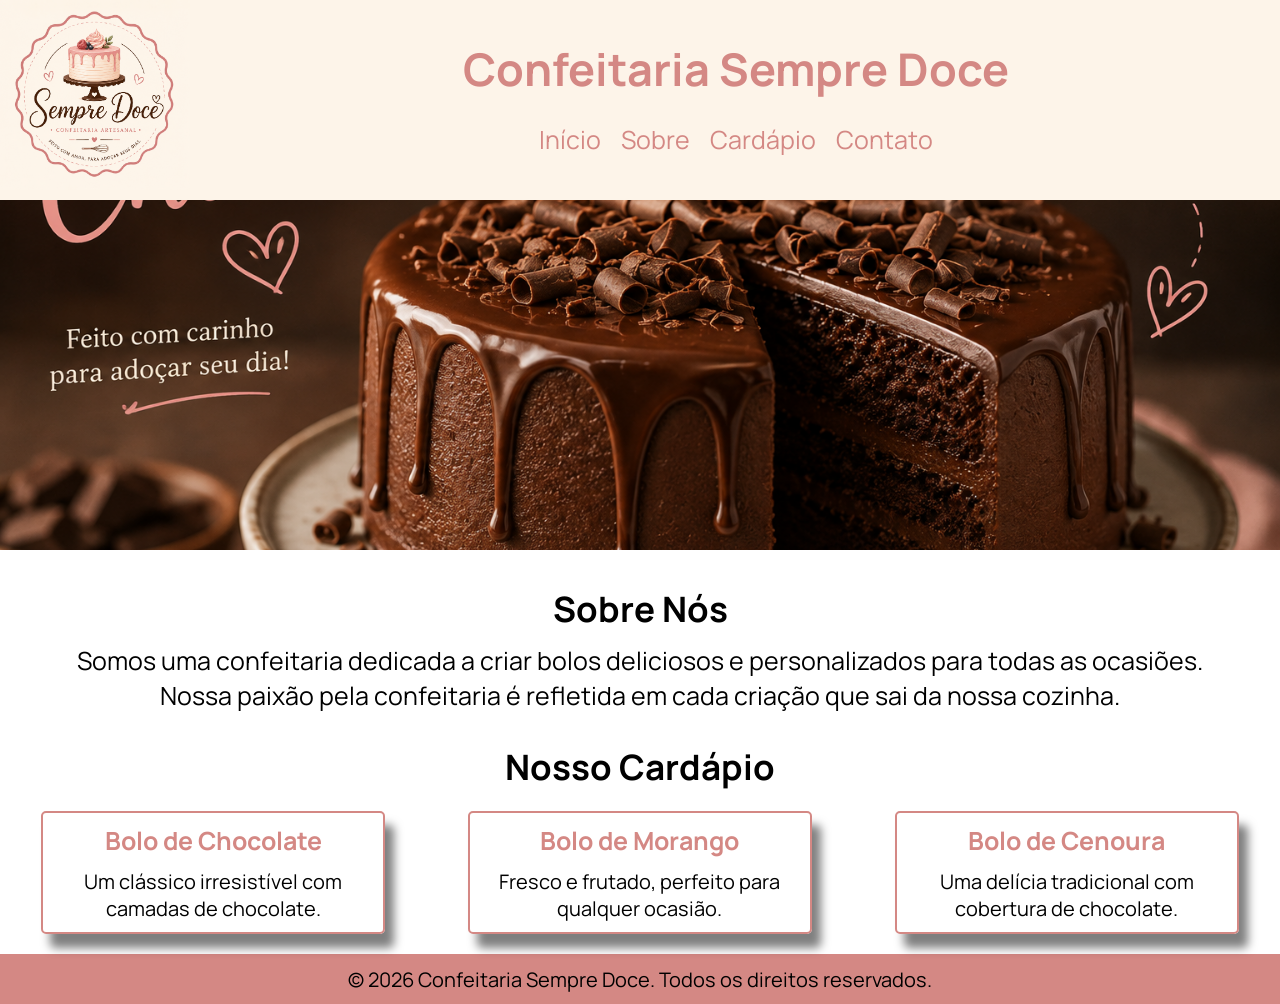
<file: index.html>
<!DOCTYPE html>
<html lang="pt-BR">
<head>
    <meta charset="UTF-8">
    <meta name="viewport" content="width=device-width, initial-scale=1.0">
    <title>Home</title>
    <link rel="stylesheet" href="css/index.css">

    <link rel="preconnect" href="https://fonts.googleapis.com">
    <link rel="preconnect" href="https://fonts.gstatic.com" crossorigin>
    <link href="https://fonts.googleapis.com/css2?family=Manrope:wght@200..800&display=swap" rel="stylesheet">
</head>
<body>
    <header>
        <div class="div-logo">
            <img class="logotipo" src="img/logo.png" alt="Logotipo da Confeitaria">
        </div>

        <div class="div-menu">
            <h1>
                Confeitaria Sempre Doce
            </h1>

            <br/>

            <nav>
                <ul>
                    <li>
                        <a href="index.html">Início</a>
                    </li>
                    <li>
                        <a href="pages/sobre.html">Sobre</a>
                    </li>
                    <li>
                        <a href="pages/cardapio.html">Cardápio</a>
                    </li>
                    <li>
                        <a href="pages/contato.html">Contato</a>
                    </li>
                </ul>
            </nav>
        </div>
    </header>

    <img id="img" class="img-bolo" src="img/bolo1.png" alt="">

    <section class="sobre">
        <h2>Sobre Nós</h2>
        <p>
            Somos uma confeitaria dedicada a
            criar bolos deliciosos e personalizados
            para todas as ocasiões.<br/>
            Nossa paixão pela confeitaria é refletida
            em cada criação que sai da nossa
            cozinha.
        </p>
    </section>
    <section class="sobre">
        <h2>Nosso Cardápio</h2>
        
        <div class="menu-cardapio-itens">

            <div class="menu-cardapio-item">
                <h3>Bolo de Chocolate</h3>
                <p>
                    Um clássico irresistível
                    com camadas de chocolate.
                </p>
            </div>

            <div class="menu-cardapio-item">
                <h3>Bolo de Morango</h3>
                <p>
                    Fresco e frutado, perfeito
                    para qualquer ocasião.
                </p>
            </div>

            <div class="menu-cardapio-item">
                <h3>Bolo de Cenoura</h3>
                <p>
                    Uma delícia tradicional com
                    cobertura de chocolate.
                </p>
            </div>

        </div>
    </section>

    <footer>
        &copy; 2026 Confeitaria Sempre Doce. 
        Todos os direitos reservados.
    </footer>

</body>
<script src="js/index.js"></script>
</html>
</file>
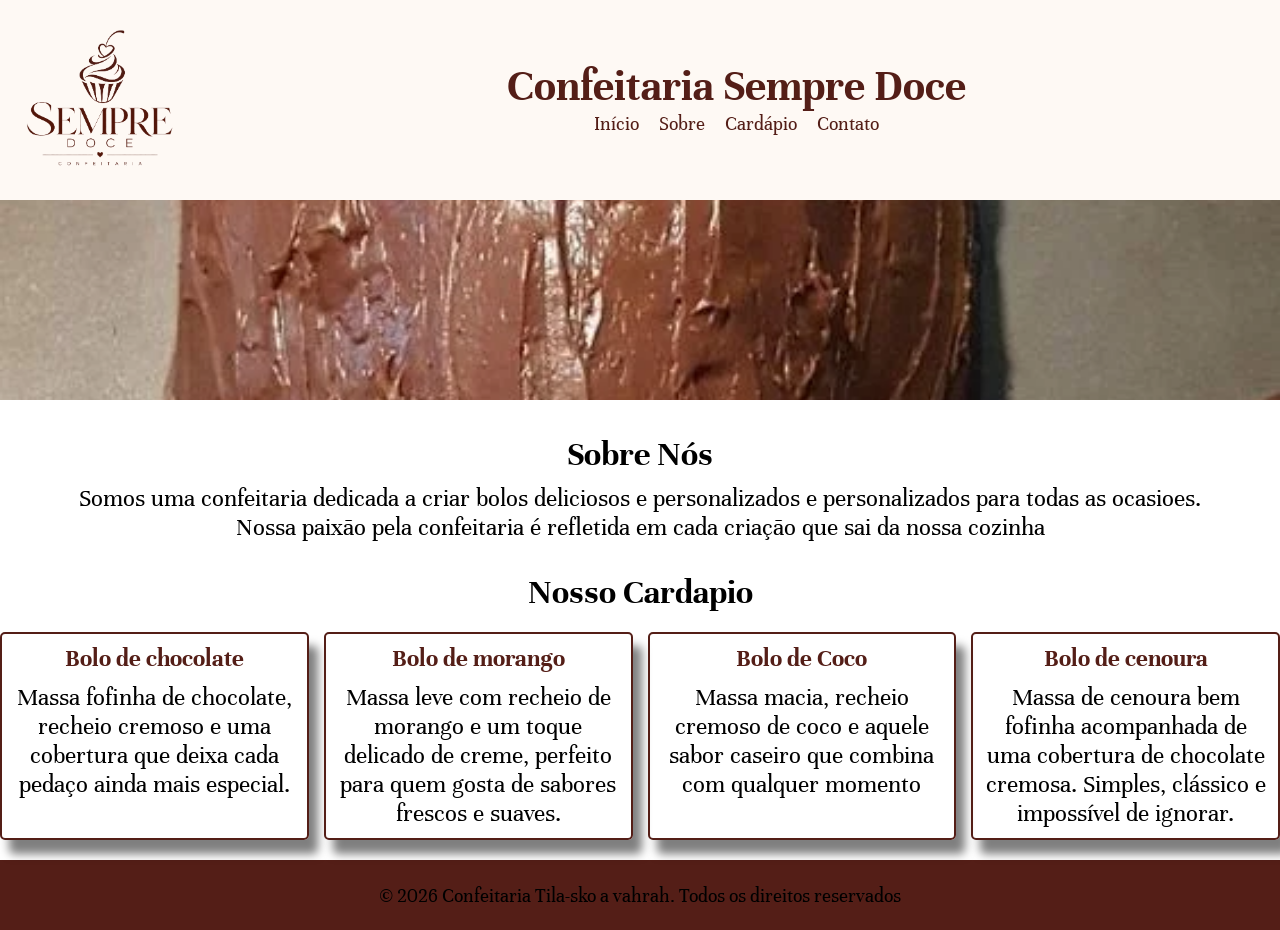
<file: site-confeitaria/index.html>
<!DOCTYPE html>
<html lang="pt-BR">
<head>
    <meta charset="UTF-8">
    <meta name="viewport" content="width=device-width, initial-scale=1.0">
    <title>Home</title>

    <link rel="stylesheet" href="css/index.css">

    <link rel="preconnect" href="https://fonts.googleapis.com">
    <link rel="preconnect" href="https://fonts.gstatic.com" crossorigin>
    <link href="https://fonts.googleapis.com/css2?family=Unna:ital,wght@0,400;0,700;1,400;1,700&display=swap" rel="stylesheet">
</head>

<body>

    <header>
        <div class="div-logo">
            <img class="logotipo" src="imgs/logo.png" alt="Logotipo da Confeitaria">
        </div>

        <div class="div-menu">
            <h1>Confeitaria Sempre Doce</h1>

            <nav>
                <ul>
                    <li>
                        <a href="index.html">Início</a>
                    </li>
                    <li>
                        <a href="pages/sobre.html">Sobre</a>
                    </li>
                    <li>
                        <a href="pages/cardapio.html">Cardápio</a>
                    </li>
                    <li>
                        <a href="pages/contato.html">Contato</a>
                    </li>
                </ul>
            </nav>
        </div>
    </header>

    <img id="img" class="img-bolo" src="imgs/bolo1.webp" alt="">

    <section class="sobre">
        <h2>Sobre Nós</h2>
        <p>
            Somos uma confeitaria dedicada a 
            criar bolos deliciosos e personalizados e personalizados
            para todas as ocasioes. <br/>
            Nossa paixão pela confeitaria é refletida
            em cada criação que sai da nossa cozinha 
        </p>
    </section>

    <section class="sobre">
        <h2>Nosso Cardapio</h2>
        
        <div class="Menu-Cardapio-itens">

            <div class="Menu-cardapio-item">
                <h3>Bolo de chocolate</h3>
                <p>
                    Massa fofinha de chocolate,
                     recheio cremoso e uma cobertura que deixa cada pedaço ainda mais especial.
                </p>
            </div>

            <div class="Menu-cardapio-item">
                <h3>Bolo de morango</h3>
                <p>
                    Massa leve com recheio de morango e um toque delicado de creme,
                     perfeito para quem gosta de sabores frescos e suaves.
                </p>
            </div>

            <div class="Menu-cardapio-item">
                <h3>Bolo de Coco</h3>
                <p>
                   Massa macia, recheio cremoso de coco e aquele sabor caseiro que combina
                    com qualquer momento
                </p>
            </div>

            <div class="Menu-cardapio-item">
                <h3>Bolo de cenoura</h3>
                <p>
                    Massa de cenoura bem fofinha acompanhada de uma cobertura de chocolate cremosa. 
                    Simples, clássico e impossível de ignorar.
                </p>
            </div>
        
        </div>
    </section>
    <footer>
        &copy; 2026 Confeitaria Tila-sko a vahrah.
        Todos os direitos reservados

    </footer>
    
    <script src="js/index.js"></script>
</body>
</html>
</file>
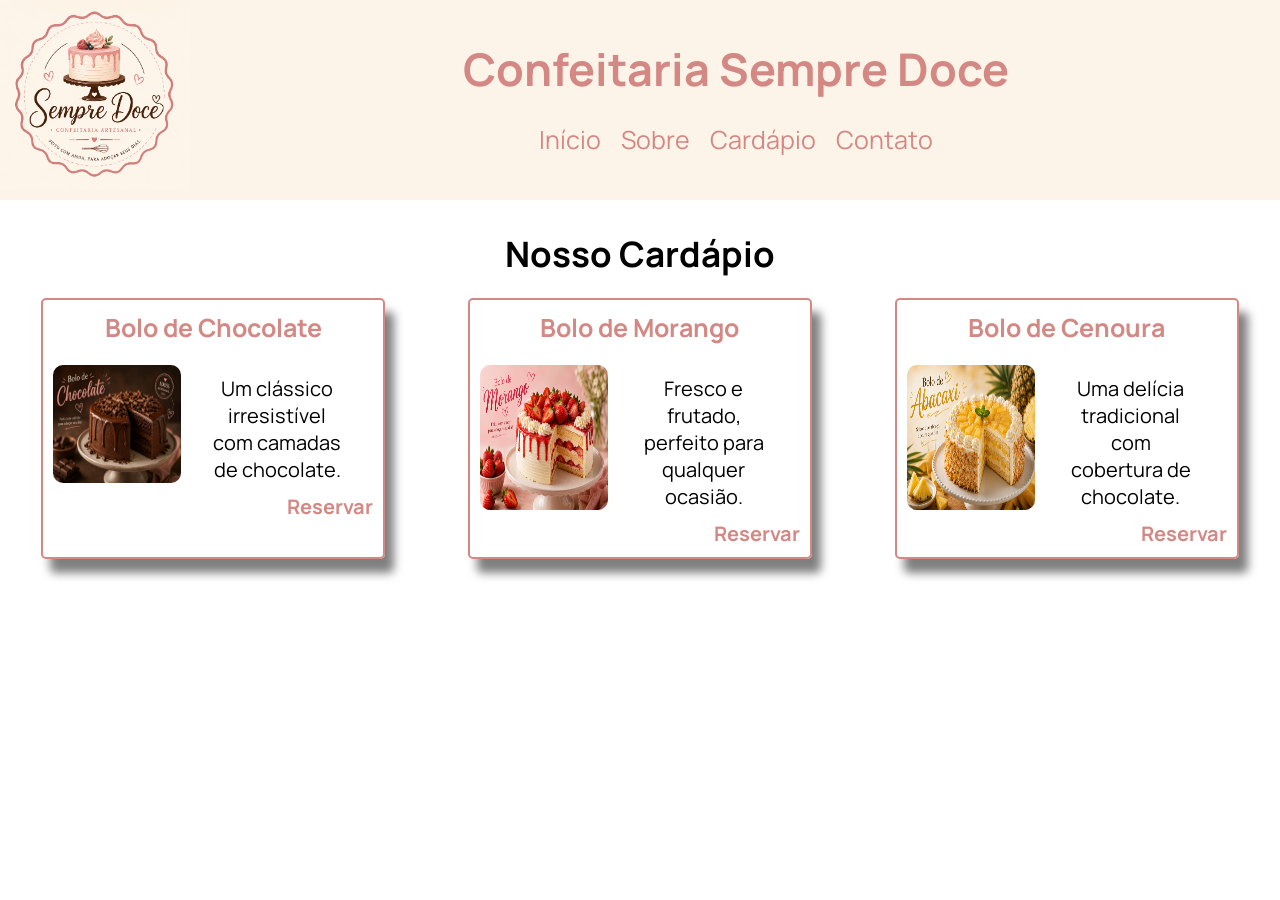
<file: pages/cardapio.html>
<!DOCTYPE html>
<html lang="pt-BR">

<head>
    <meta charset="UTF-8">
    <meta name="viewport" content="width=device-width, initial-scale=1.0">
    <title>Cardápio</title>

    <link rel="stylesheet" href="../css/index.css">
    <link rel="stylesheet" href="../css/cardapio.css">

    <link rel="preconnect" href="https://fonts.googleapis.com">
    <link rel="preconnect" href="https://fonts.gstatic.com" crossorigin>
    <link href="https://fonts.googleapis.com/css2?family=Manrope:wght@200..800&display=swap" rel="stylesheet">
</head>

<body>
    <header>
        <div class="div-logo">
            <img class="logotipo" src="../img/logo.png" alt="Logotipo da Confeitaria">
        </div>

        <div class="div-menu">
            <h1>
                Confeitaria Sempre Doce
            </h1>

            <br />

            <nav>
                <ul>
                    <li>
                        <a href="../index.html">Início</a>
                    </li>
                    <li>
                        <a href="pages/sobre.html">Sobre</a>
                    </li>
                    <li>
                        <a href="pages/cardapio.html">Cardápio</a>
                    </li>
                    <li>
                        <a href="pages/contato.html">Contato</a>
                    </li>
                </ul>
            </nav>
        </div>
    </header>

    <section class="sobre">
        <h2>Nosso Cardápio</h2>

        <div class="menu-cardapio-itens">

            <div class="menu-cardapio-item">
                <h3>Bolo de Chocolate</h3>

                <div class="div-card">
                    <img class="img-cardapio" src="../img/bolo1.png" alt="Bolo de Chocolate">
                    
                    <p>
                        Um clássico irresistível
                        com camadas de chocolate.
                    </p>
                </div>

                <div class="reservar">
                    <button class="button-reserva" onclick="abrir()">
                        Reservar
                    </button>
                </div>

            </div>

            <div class="menu-cardapio-item">
                <h3>Bolo de Morango</h3>

                <div class="div-card">
                    <img class="img-cardapio" src="../img/bolo2.png" alt="Bolo de Morango">
                    
                    <p>
                        Fresco e frutado, perfeito
                        para qualquer ocasião.
                    </p>
                </div>

                <div class="reservar">
                    <button class="button-reserva" onclick="abrir()">
                        Reservar
                    </button>
                </div>
            </div>

            <div class="menu-cardapio-item">
                <h3>Bolo de Cenoura</h3>

                <div class="div-card">
                    <img class="img-cardapio" src="../img/bolo3.png" alt="Bolo de Morango">
                    
                    <p>
                        Uma delícia tradicional com
                        cobertura de chocolate.
                    </p>
                </div>

                 <div class="reservar">
                    <button class="button-reserva" onclick="abrir()">
                        Reservar
                    </button>
                </div>
            </div>

        </div>
    </section>

    <div id="fade" class="hide"></div>

    <div id="modal" class="hide">
        <div class="centralizado">
            <h2>Realizar Reserva</h2>
            <img src="../img/pix.png" alt="QRcode para pagamento via pix">
        </div>
        
        <div class="fechar">
            <a href="">Fechar</a>
        </div>

    </div>

</body>
<script src="../js/cardapio.js"></script>
</html>
</file>
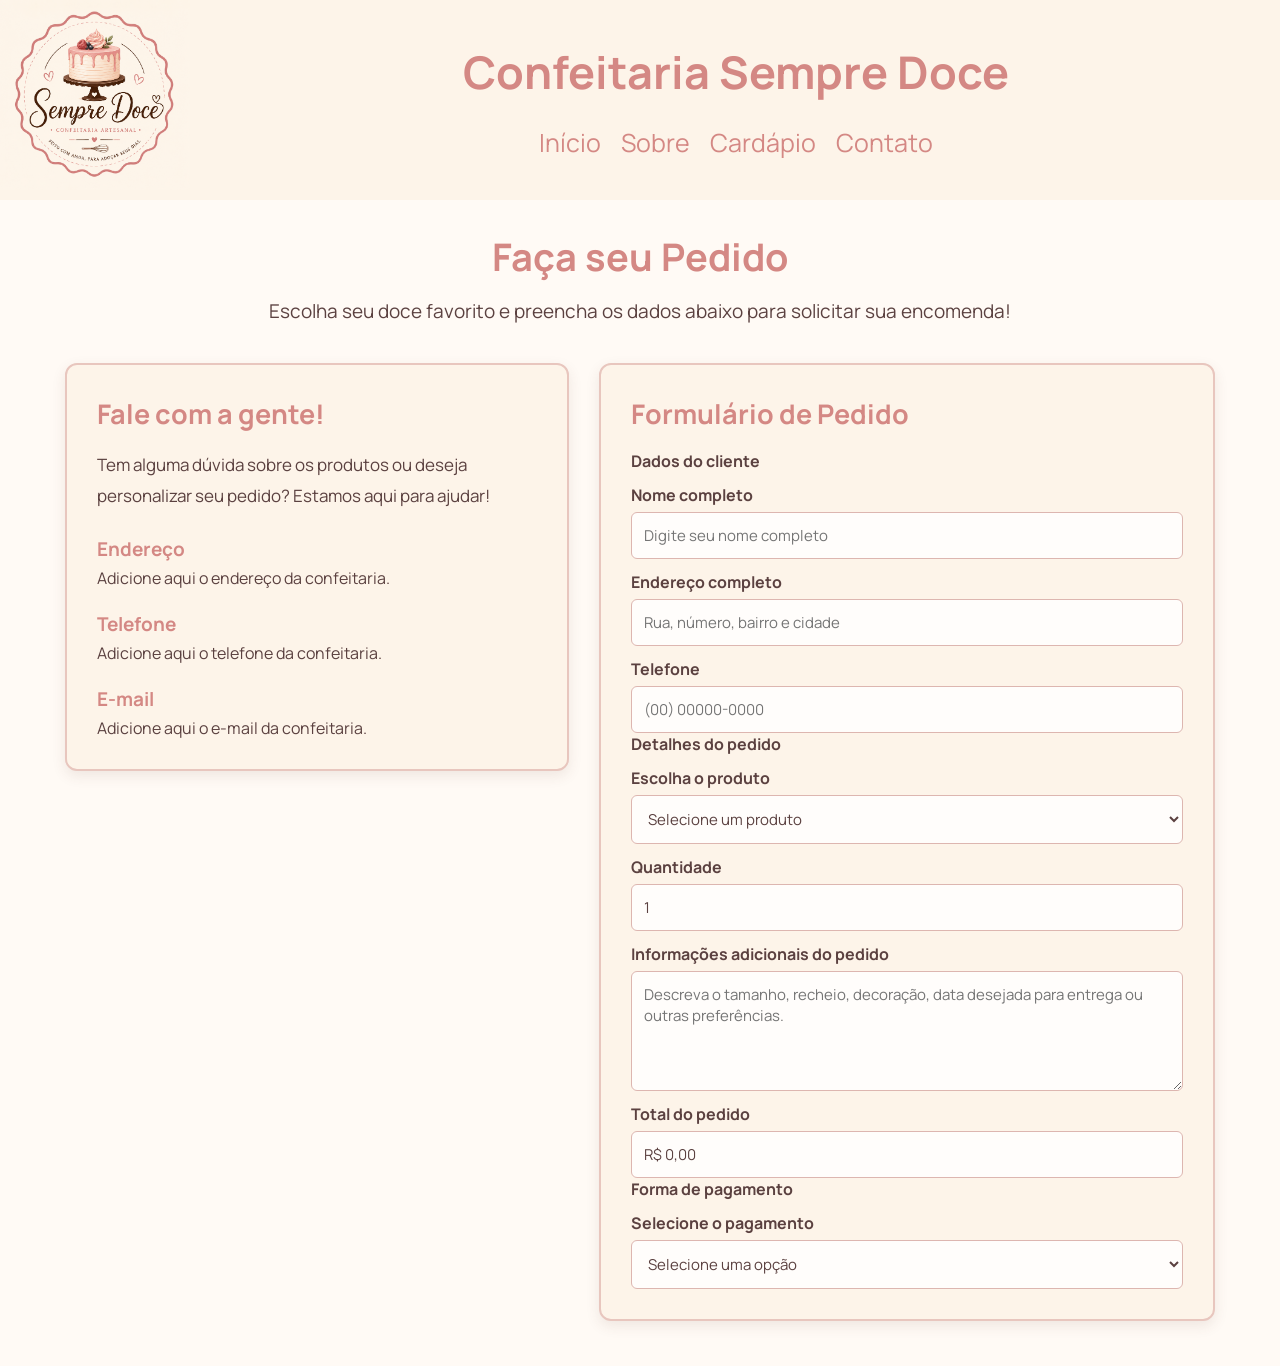
<file: pages/contato.html>
<!DOCTYPE html>
<html lang="pt-BR">
<head>
    <meta charset="UTF-8">
    <meta name="viewport" content="width=device-width, initial-scale=1.0">

    <title>Pedidos | Confeitaria Sempre Doce</title>

    <link rel="stylesheet" href="../css/contato.css">

    <link rel="preconnect" href="https://fonts.googleapis.com">
    <link rel="preconnect" href="https://fonts.gstatic.com" crossorigin>
    <link href="https://fonts.googleapis.com/css2?family=Manrope:wght@200..800&display=swap" rel="stylesheet">
</head>
<body>

    <header>
        <div class="div-logo">
            <img class="logotipo" src="../img/logo.png"
                 alt="Logotipo da Confeitaria Sempre Doce">
        </div>

        <div class="div-menu">
            <h1>Confeitaria Sempre Doce</h1>

            <br>

            <nav>
                <ul>
                    <li><a href="../index.html">Início</a></li>
                    <li><a href="sobre.html">Sobre</a></li>
                    <li><a href="cardapio.html">Cardápio</a></li>
                    <li><a href="contato.html">Contato</a></li>
                </ul>
            </nav>
        </div>
    </header>

    <main class="contato">

        <section class="contato-intro">
            <h2>Faça seu Pedido </h2>

            <p>
                Escolha seu doce favorito e preencha os dados abaixo
                para solicitar sua encomenda!
            </p>
        </section>

        <div class="contato-conteudo">

            <!-- Informações da confeitaria -->
            <section class="contato-informacoes">
                <h3>Fale com a gente!</h3>

                <p>
                    Tem alguma dúvida sobre os produtos ou deseja
                    personalizar seu pedido? Estamos aqui para ajudar!
                </p>

                <div class="informacao">
                    <h4> Endereço</h4>
                    <p>Adicione aqui o endereço da confeitaria.</p>
                </div>

                <div class="informacao">
                    <h4> Telefone</h4>
                    <p>Adicione aqui o telefone da confeitaria.</p>
                </div>

                <div class="informacao">
                    <h4>E-mail</h4>
                    <p>Adicione aqui o e-mail da confeitaria.</p>
                </div>
            </section>

            <!-- Formulário de pedidos -->
            <section class="contato-formulario">
                <h3>Formulário de Pedido</h3>

                <form id="formPedido" action="#" method="post">

                    <!-- Dados do cliente -->
                    <h4 class="titulo-secao">Dados do cliente</h4>

                    <label for="nome">Nome completo</label>
                    <input
                        type="text"
                        id="nome"
                        name="nome"
                        placeholder="Digite seu nome completo"
                        autocomplete="name"
                        required
                    >

                    <label for="endereco">Endereço completo</label>
                    <input
                        type="text"
                        id="endereco"
                        name="endereco"
                        placeholder="Rua, número, bairro e cidade"
                        autocomplete="street-address"
                        required
                    >

                    <label for="telefone">Telefone</label>
                    <input
                        type="tel"
                        id="telefone"
                        name="telefone"
                        placeholder="(00) 00000-0000"
                        autocomplete="tel"
                        required
                    >

                    <!-- Detalhes do pedido -->
                    <h4 class="titulo-secao">Detalhes do pedido</h4>

                    <label for="item">Escolha o produto</label>
                    <select id="item" name="item" required>
                        <option value="" data-preco="0">
                            Selecione um produto
                        </option>

                        <option value="Bolo de Chocolate" data-preco="60">
                            Bolo de Chocolate - R$ 60,00
                        </option>

                        <option value="Bolo de Morango" data-preco="70">
                            Bolo de Morango - R$ 70,00
                        </option>

                        <option value="Bolo de Cenoura" data-preco="45">
                            Bolo de Cenoura - R$ 45,00
                        </option>
                    </select>

                    <label for="quantidade">Quantidade</label>
                    <input
                        type="number"
                        id="quantidade"
                        name="quantidade"
                        min="1"
                        max="100"
                        value="1"
                        required
                    >

                    <label for="informacoes">
                        Informações adicionais do pedido
                    </label>
                    <textarea
                        id="informacoes"
                        name="informacoes"
                        rows="4"
                        placeholder="Descreva o tamanho, recheio, decoração, data desejada para entrega ou outras preferências."
                    ></textarea>

                    <!-- Total calculado automaticamente -->
                    <label for="total">Total do pedido</label>
                    <input
                        type="text"
                        id="total"
                        name="total"
                        value="R$ 0,00"
                        readonly
                    >

                    <!-- Pagamento -->
                    <h4 class="titulo-secao">Forma de pagamento</h4>

                    <label for="pagamento">Selecione o pagamento</label>
                    <select id="pagamento" name="pagamento" required>
                        <option value="">Selecione uma opção</option>
                        <option value="Pix">Pix</option>
                        <option
</file>
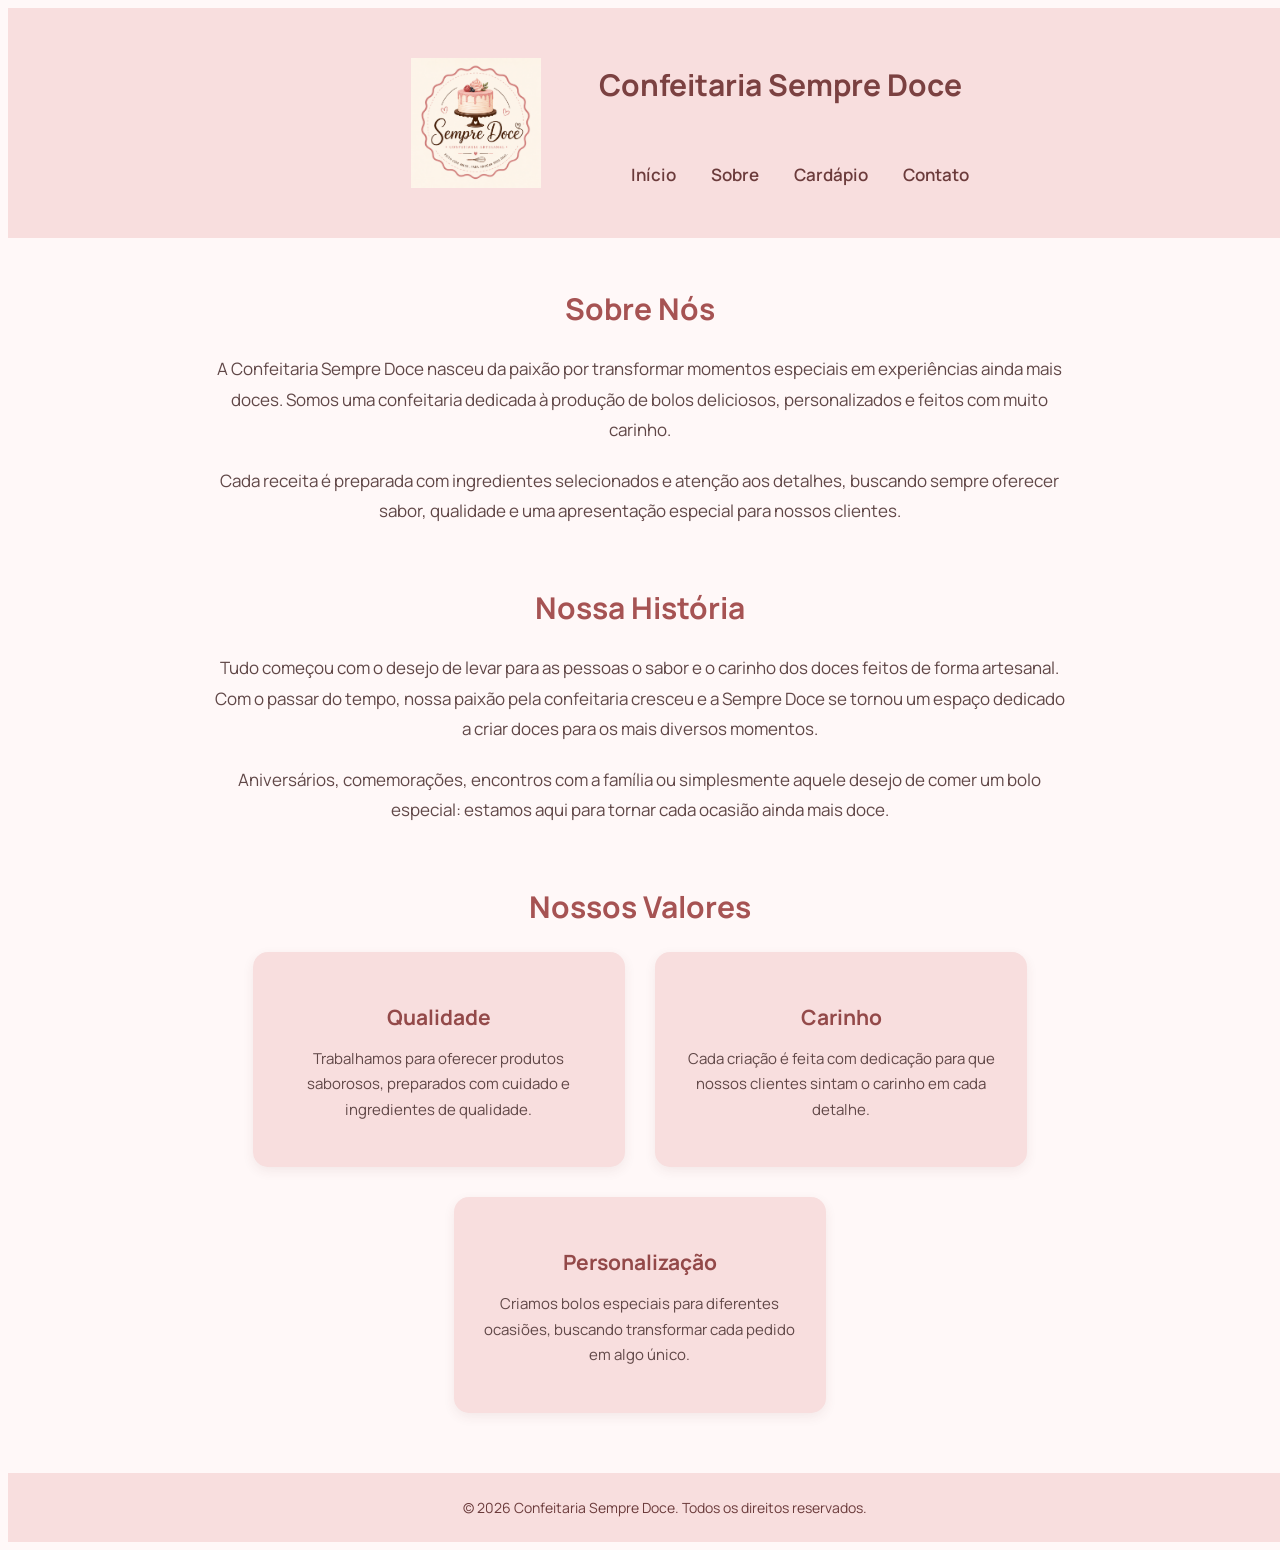
<file: pages/sobre.html>
<!DOCTYPE html> <html lang="pt-BR"> <head> <meta charset="UTF-8"> <meta name="viewport" content="width=device-width, initial-scale=1.0"> <title>Sobre</title> <link rel="stylesheet" href="../css/sobre.css">
<link rel="preconnect" href="https://fonts.googleapis.com">
<link rel="preconnect" href="https://fonts.gstatic.com" crossorigin>
<link href="https://fonts.googleapis.com/css2?family=Manrope:wght@200..800&display=swap" rel="stylesheet">

</head> <body>
<header>
    <div class="div-logo">
        <img class="logotipo" src="../img/logo.png" alt="Logotipo da Confeitaria">
    </div>

    <div class="div-menu">
        <h1>
            Confeitaria Sempre Doce
        </h1>

        <br/>

        <nav>
            <ul>
                <li>
                    <a href="../index.html">Início</a>
                </li>
                <li>
                    <a href="sobre.html">Sobre</a>
                </li>
                <li>
                    <a href="cardapio.html">Cardápio</a>
                </li>
                <li>
                    <a href="contato.html">Contato</a>
                </li>
            </ul>
        </nav>
    </div>
</header>

<main>

    <section class="sobre">
        <h2>Sobre Nós</h2>

        <p>
            A Confeitaria Sempre Doce nasceu da paixão por transformar
            momentos especiais em experiências ainda mais doces.
            Somos uma confeitaria dedicada à produção de bolos
            deliciosos, personalizados e feitos com muito carinho.
        </p>

        <p>
            Cada receita é preparada com ingredientes selecionados
            e atenção aos detalhes, buscando sempre oferecer sabor,
            qualidade e uma apresentação especial para nossos clientes.
        </p>
    </section>

    <section class="nossa-historia">
        <h2>Nossa História</h2>

        <p>
            Tudo começou com o desejo de levar para as pessoas o
            sabor e o carinho dos doces feitos de forma artesanal.
            Com o passar do tempo, nossa paixão pela confeitaria
            cresceu e a Sempre Doce se tornou um espaço dedicado
            a criar doces para os mais diversos momentos.
        </p>

        <p>
            Aniversários, comemorações, encontros com a família ou
            simplesmente aquele desejo de comer um bolo especial:
            estamos aqui para tornar cada ocasião ainda mais doce.
        </p>
    </section>

    <section class="valores">
        <h2>Nossos Valores</h2>

        <div class="valores-itens">

            <div class="valor-item">
                <h3>Qualidade</h3>
                <p>
                    Trabalhamos para oferecer produtos saborosos,
                    preparados com cuidado e ingredientes de qualidade.
                </p>
            </div>

            <div class="valor-item">
                <h3>Carinho</h3>
                <p>
                    Cada criação é feita com dedicação para que
                    nossos clientes sintam o carinho em cada detalhe.
                </p>
            </div>

            <div class="valor-item">
                <h3>Personalização</h3>
                <p>
                    Criamos bolos especiais para diferentes ocasiões,
                    buscando transformar cada pedido em algo único.
                </p>
            </div>

        </div>
    </section>

</main>

<footer>
    &copy; 2026 Confeitaria Sempre Doce.
    Todos os direitos reservados.
</footer>

</body> </html>
</file>
<file: css/index.css>
* {
    margin: 0;
    padding: 0;
    font-family: "Manrope", sans-serif;
}

header {
    height: 200px;
    display: flex;
    background-color: #FDF4E9;
}

.div-logo {
    width: 15%;
    height: 194px;
}

.div-menu {
    width: 85%;
    height: 194px;
    display: flex;
    flex-direction: column;
    align-items: center;
    justify-content: center;
}

.logotipo {
    height: 190px;
}

ul {
    display: flex;
    gap: 20px;
    justify-content: center;
    list-style-type: none;
}

h1 {
    color: #D48884;
    font-size: 45px;
}

a {
    text-decoration: none;
    color: #D48884;
    font-size: 25px;
}

a:hover {
    cursor: pointer;
    text-decoration: underline;
}

.img-bolo {
    width: 100%;
    height: 350px;
    object-fit: cover;
}

.sobre {
    text-align: center;
    margin-top: 10px;
}

h2 {
    font-size: 35px;
    margin-top: 30px;
}

p {
    font-size: 25px;
    margin-top: 10px;
}

.menu-cardapio-itens {
    display: flex;
    justify-content: space-around;
    margin-top: 20px;
}

.menu-cardapio-item {
    border: 2px solid #D48884;
    border-radius: 5px;
    width: 25%;
    box-shadow: 9px 14px 10px rgba(0, 0, 0, 0.5);
    padding: 10px;
}

h3 {
    font-size: 25px;
    color: #D48884;
    font-weight: bold;
}

.menu-cardapio-item p {
    font-size: 20px;
}

footer {
    background-color: #D48884;
    height: 50px;
    margin-top: 20px;
    font-size: 20px;
    display: flex;
    justify-content: center;
    align-items: center;
}
</file>
<file: site-confeitaria/css/index.css>
*{
    margin: 0;
    padding: 0;
     font-family: "Unna", serif;
}

header{
   
    height: 200px;
    display: flex;
    background-color: #FEF9F4;
}

.div-logo{
   
    width: 15%;
    height: 194px;
}

.div-menu{
    
    width: 85%;
    height: 194px;
    display: flex;
    flex-direction: column;
    align-items: center;
    justify-content: center;
}
.logotipo{
    width: 200px;
}

ul{ 
    display: flex;
    gap: 20px;
    justify-content: center;
    list-style-type: none;
}

h1{
    color: #541E17;
    font-size: 45px;
}

a {
    text-decoration: none;
    color: #541E17;
    font-size: 20px;
}
a:hover{
    cursor: pointer;
    text-decoration: underline;
}

img{
    width: 100%;
    height: 200px;
    object-fit: cover;
}

.sobre{
    text-align: center;
    margin-top: 10px;
}
h2{
    font-size: 35px;
    margin-top: 30px;
}
p{
    font-size: 25px;
    margin-top: 10px;
}

.Menu-Cardapio-itens{
    display: flex;
    gap: 15px;
    justify-content: space-around;
    margin-top: 20px;   
    text-align: center;
}
.Menu-cardapio-item{
    border: 2px solid #541E17 ;
    border-radius: 5px;
    width: 25%;
    box-shadow: 9px 14px 10px rgba(0, 0, 0, 0.5);
    padding: 10px;
}
h3{
    font-size: 25px ;
    color: #541E17;    
}

.Menu-cardapio-item{
    font-size: 18px;
}

footer{
    background-color: #541E17;
    height: 70px;
    margin-top: 20px;
    font-size: 20px;
    display: flex;
    justify-content: center;
    align-items: center;
}
</file>
<file: css/cardapio.css>
.img-cardapio {
    width: 40%;
    border-radius: 10px;
}

.div-card {
    display: flex;
    gap: 10%;
    padding-bottom: 10px;
}

.div-card p {
    font-size: 20px;
    text-align: center;
    width: 40%;
}

.menu-cardapio-item h3 {
    margin-bottom: 20px;
}

.reservar {
    text-align: right;        
}

.reservar a {
    font-size: 15px;
    color: blue;
    margin-right: 10px;
}

.hide {
    display: none;
}

.fade {
    position: fixed;
    top: 0;
    left: 0;
    width: 100%;
    height: 100%;
    background-color: rgba(0,0,0, 0.5);
    z-index: 1;
}

.modal {
    position: fixed;
    top: 50%;
    left: 50%;
    transform: translate(-50%, -50%);
    background-color: white;
    border-radius: 10px;
    width: 300px;
    padding: 50px;
    z-index: 2;
}

.fechar{
   text-align: right; 
}

.button-reserva {
    text-decoration: none;
    cursor: pointer;
    font-size: 20px;
    background-color: transparent;
    border:0px;
    color: #D48884;
    font-weight: bold;
}

.button-reserva:hover{
    text-decoration: underline;
}

.centralizdo{
    text-align: center;
}
</file>
<file: css/contato.css>
* {
    margin: 0;
    padding: 0;
    box-sizing: border-box;
    font-family: "Manrope", sans-serif;
}

body {
    background-color: #fffaf5;
    color: #5b4140;
}


header {
    min-height: 200px;
    display: flex;
    background-color: #FDF4E9;
}

.div-logo {
    width: 15%;
    min-height: 194px;
}

.logotipo {
    height: 190px;
    max-width: 100%;
    object-fit: contain;
}

.div-menu {
    width: 85%;
    min-height: 194px;
    display: flex;
    flex-direction: column;
    align-items: center;
    justify-content: center;
    text-align: center;
}

h1 {
    color: #D48884;
    font-size: 45px;
}

ul {
    display: flex;
    gap: 20px;
    justify-content: center;
    list-style-type: none;
}

a {
    text-decoration: none;
    color: #D48884;
    font-size: 25px;
}

a:hover {
    cursor: pointer;
    text-decoration: underline;
}


.contato {
    max-width: 1200px;
    margin: 0 auto;
    padding: 30px 25px 45px;
}

.contato-intro {
    text-align: center;
    margin-bottom: 35px;
}

.contato h2 {
    color: #D48884;
    font-size: 38px;
    margin-bottom: 12px;
}

.contato-intro p {
    max-width: 750px;
    margin: 0 auto;
    font-size: 19px;
    line-height: 1.8;
}


.contato-conteudo {
    display: grid;
    grid-template-columns: 0.9fr 1.1fr;
    gap: 30px;
    align-items: start;
}

.contato-informacoes,
.contato-formulario {
    background-color: #FDF4E9;
    border: 2px solid #E8C6BE;
    border-radius: 12px;
    padding: 30px;
    box-shadow: 0 5px 14px rgba(100, 60, 50, 0.10);
}

.contato h3 {
    color: #D48884;
    font-size: 27px;
    margin-bottom: 18px;
}

.contato-informacoes > p {
    font-size: 17px;
    line-height: 1.8;
    margin-bottom: 25px;
}

.informacao {
    margin-top: 22px;
}

.informacao h4 {
    color: #D48884;
    font-size: 19px;
    margin-bottom: 5px;
}

.informacao p {
    font-size: 16px;
    overflow-wrap: anywhere;
}


.contato-formulario form {
    display: flex;
    flex-direction: column;
}

.contato-formulario label {
    font-size: 16px;
    font-weight: 700;
    margin: 12px 0 6px;
}

.contato-formulario input,
.contato-formulario select,
.contato-formulario textarea {
    width: 100%;
    padding: 12px;
    border: 1px solid #DDB6B0;
    border-radius: 6px;
    background-color: #fffdfb;
    color: #5b4140;
    font-size: 15px;
}

.contato-formulario input:focus,
.contato-formulario select:focus,
.contato-formulario textarea:focus {
    outline: 2px solid #D48884;
    outline-offset: 1px;
}

.contato-formulario textarea {
    resize: vertical;
    min-height: 120px;
}

.contato-formulario button {
    margin-top: 22px;
    padding: 14px;
    background-color: #D48884;
    color: white;
    border: none;
    border-radius: 7px;
    font-size: 17px;
    font-weight: bold;
    cursor: pointer;
    transition: background-color 0.3s, transform 0.2s;
}

.contato-formulario button:hover {
    background-color: #BD706D;
    transform: translateY(-2px);
}


footer {
    background-color: #D48884;
    min-height: 50px;
    margin-top: 20px;
    padding: 12px;
    font-size: 16px;
    text-align: center;
    display: flex;
    justify-content: center;
    align-items: center;
    color: #fff;
}


@media (max-width: 900px) {
    header {
        align-items: center;
        padding: 10px;
    }

    .div-logo {
        width: 20%;
        min-height: auto;
    }

    .logotipo {
        height: auto;
        max-height: 150px;
        width: 100%;
    }

    .div-menu {
        width: 80%;
        min-height: auto;
    }

    h1 {
        font-size: 32px;
    }

    ul {
        flex-wrap: wrap;
        gap: 10px 15px;
    }

    a {
        font-size: 18px;
    }

    .contato-conteudo {
        grid-template-columns: 1fr;
    }
}

@media (max-width: 500px) {
    header {
        flex-direction: column;
        padding: 15px 10px;
    }

    .div-logo,
    .div-menu {
        width: 100%;
    }

    .logotipo {
        height: 110px;
        width: auto;
    }

    h1 {
        font-size: 27px;
    }

    ul {
        gap: 10px;
    }

    a {
        font-size: 16px;
    }

    .contato {
        padding: 25px 15px;
    }

    .contato h2 {
        font-size: 30px;
    }

    .contato-intro p {
        font-size: 16px;
    }

    .contato-informacoes,
    .contato-formulario {
        padding: 20px;
    }

    .contato h3 {
        font-size: 23px;
    }

    footer {
        font-size: 13px;
    }
}
</file>
<file: css/sobre.css>
body {
font-family: "Manrope", sans-serif;
background-color: #fff8f8;
color: #4a3030;
}

header {
width: 100%;
min-height: 180px;
display: flex;
align-items: center;
justify-content: center;
gap: 50px;
padding: 25px 50px;
background-color: #f8dede;
}

.div-logo {
display: flex;
align-items: center;
justify-content: center;
}

.logotipo {
width: 130px;
height: 130px;
object-fit: contain;
}

.div-menu {
text-align: center;
}

.div-menu h1 {
font-size: 30px;
color: #7b4141;
}

nav ul {
list-style: none;
display: flex;
justify-content: center;
gap: 35px;
}

nav ul li a {
text-decoration: none;
color: #6b3b3b;
font-size: 17px;
font-weight: 600;
transition: 0.3s;
}

nav ul li a:hover {
color: #b85c5c;
}

main {
width: 85%;
max-width: 1100px;
margin: 50px auto;
}

.sobre,
.nossa-historia,
.valores {
text-align: center;
margin-bottom: 60px;
}

.sobre h2,
.nossa-historia h2,
.valores h2 {
font-size: 30px;
color: #a65353;
margin-bottom: 25px;
}

.sobre p,
.nossa-historia p {
max-width: 850px;
margin: 0 auto 20px;
font-size: 17px;
line-height: 1.8;
color: #604747;
}

.valores-itens {
display: flex;
justify-content: center;
gap: 30px;
flex-wrap: wrap;
}

.valor-item {
width: 30%;
min-width: 250px;
padding: 30px 25px;
background-color: #f8dede;
border-radius: 15px;
box-shadow: 0 4px 12px rgba(100, 50, 50, 0.08);
}

.valor-item h3 {
color: #934949;
font-size: 21px;
margin-bottom: 15px;
}

.valor-item p {
font-size: 15px;
line-height: 1.7;
color: #604747;
}

footer {
width: 100%;
padding: 25px;
text-align: center;
background-color: #f8dede;
color: #6b3b3b;
font-size: 14px;
}

@media (max-width: 700px) {

header {
    flex-direction: column;
    gap: 15px;
    padding: 25px 20px;
}

.div-menu h1 {
    font-size: 24px;
}

nav ul {
    gap: 15px;
    flex-wrap: wrap;
}

nav ul li a {
    font-size: 15px;
}

.logotipo {
    width: 100px;
    height: 100px;
}

main {
    width: 90%;
    margin: 35px auto;
}

.sobre h2,
.nossa-historia h2,
.valores h2 {
    font-size: 26px;
}

.sobre p,
.nossa-historia p {
    font-size: 15px;
}

.valor-item {
    width: 100%;
}


}
</file>
